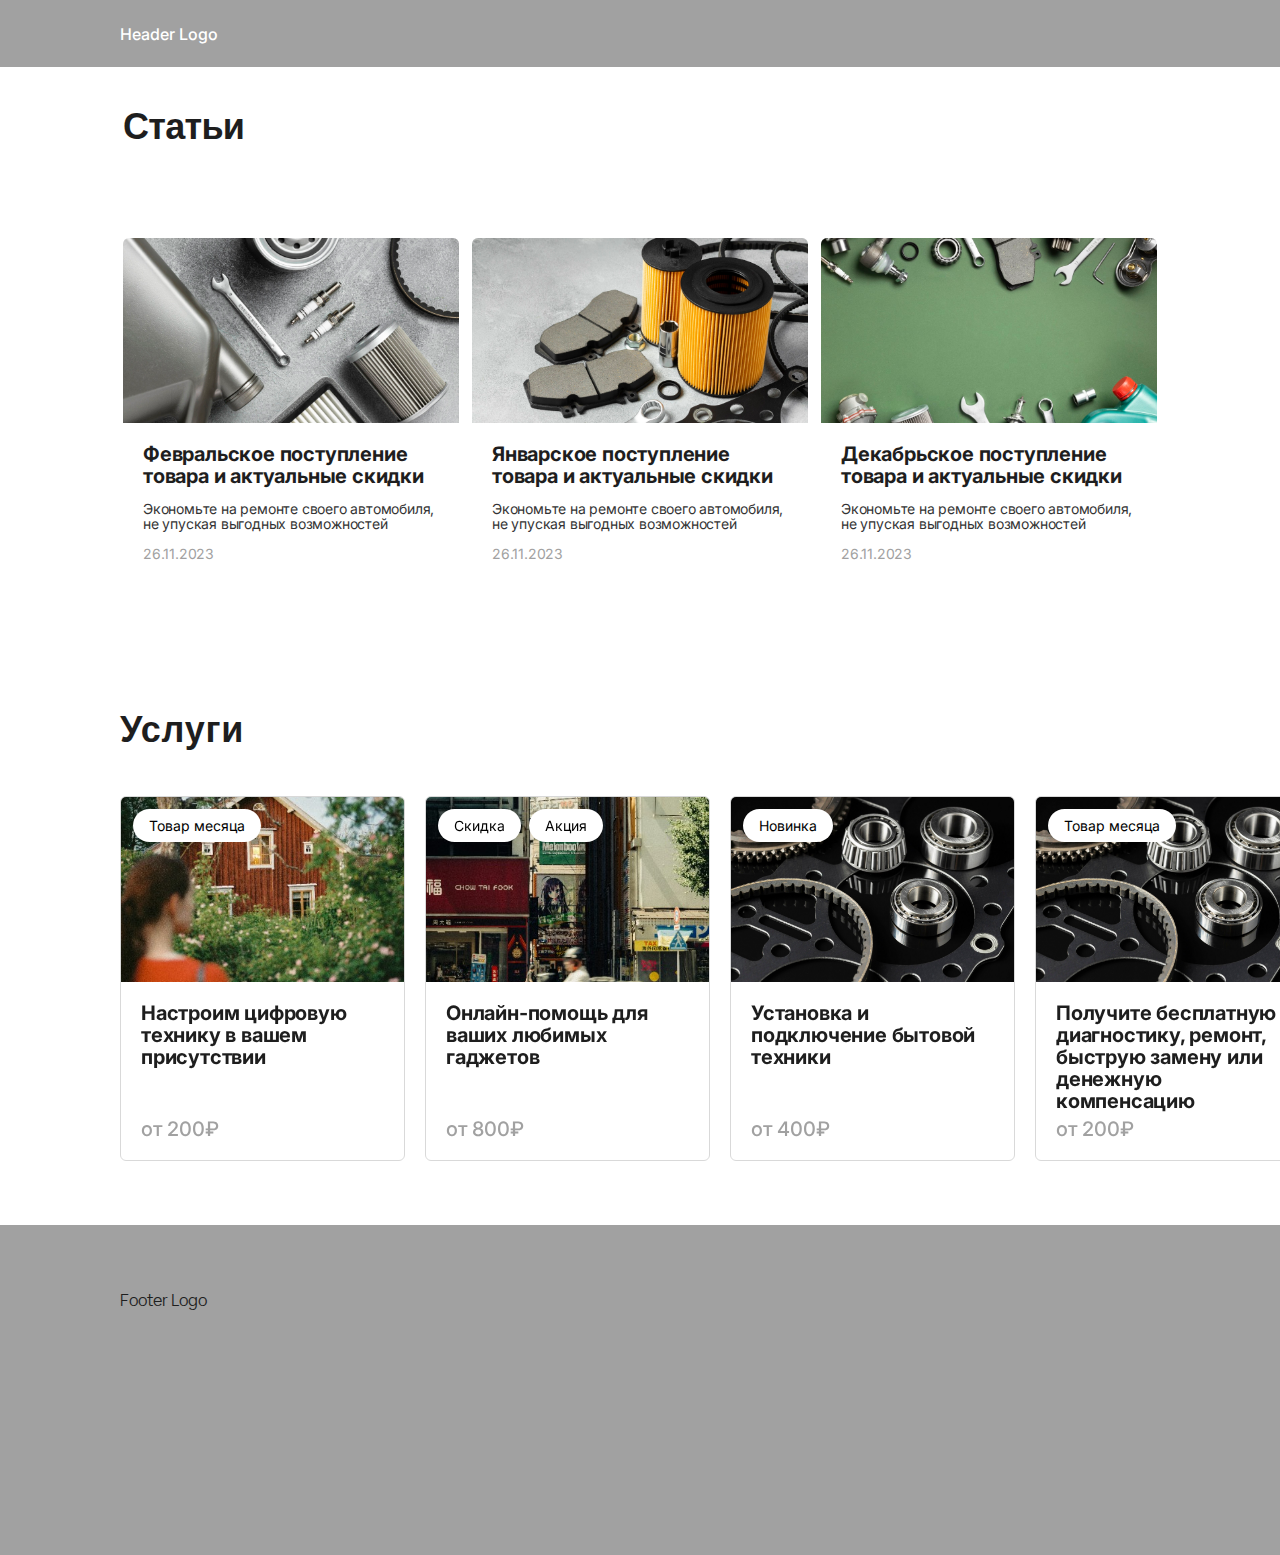
<file: index.html>
<!DOCTYPE html>
<html>
<head>
	<meta charset="UTF-8">
	<meta name="viewport" content="width=device-width, initial-scale=1.0">
	<title>Тестовое задание</title>
	<link rel="preconnect" href="https://fonts.googleapis.com">
	<link rel="preconnect" href="https://fonts.gstatic.com" crossorigin>
	<link 
		href="https://fonts.googleapis.com/css2?family=Inter:ital,opsz,wght@0,14..32,100..900;1,14..32,100..900&display=swap" 
		rel="stylesheet">
	<link
		rel="stylesheet"
		href="https://cdn.jsdelivr.net/npm/swiper@11/swiper-bundle.min.css"
	>
	<link rel="stylesheet" href="styles.css">
</head>

<body> 
	<header class="header"> 
		<div class="header-content-container">
			<h1 class="header-logo">Header Logo</h1>
		</div>
	</header>

	<main>
		<section class="section-articles">
			<div class="articles-container">
				<div class="articles-title-container">
					<h2 class="articles-title">Статьи</h2>
				</div>
				<div class="articles-cards-container">
					
					<article class="article-card">
						<div class="article-card-container-img">
							<img class="article-card-img" src="img/articles/8899e7da4a5ef21a40522a7cc5215fb34e282650.png" alt="Изображение статьи о поступлении товара и скидках">
						</div>
						<div class="article-card-content">
							<div class="article-card-text-wrapper">
								<h3 class="article-card-title">
									Февральское поступление товара и актуальные скидки
								</h3>
								<p class="article-card-text">
									Экономьте на ремонте своего автомобиля, не упуская выгодных возможностей
								</p>
							</div>

							<div class="article-card-date-container">
								<time class="article-card-date" datetime="2023-11-26">
									26.11.2023
								</time>
							</div>
						</div>
					</article>

					<article class="article-card">
						<div class="article-card-container-img">
							<img class="article-card-img" src="img/articles/53c8d521dd1cd6fa2fb7c7df9a4428d41af2edb3.png" alt="Изображение статьи о поступлении товара и скидках">
						</div>
						<div class="article-card-content">
							<div class="article-card-text-wrapper">
								<h3 class="article-card-title">
									Январское поступление товара и актуальные скидки
								</h3>
								<p class="article-card-text">
									Экономьте на ремонте своего автомобиля, не упуская выгодных возможностей
								</p>
							</div>
							
							<div class="article-card-date-container">
								<time class="article-card-date" datetime="2023-11-26">
									26.11.2023
								</time>
							</div>
						</div>
					</article>

					<article class="article-card">
						<div class="article-card-container-img">
							<img class="article-card-img" src="img/articles/5916d82407eeca06d1d8b0252e5b869fc3146c6a.png" alt="Изображение статьи о поступлении товара и скидках">
						</div>
						<div class="article-card-content">
							<div class="article-card-text-wrapper">
								<h3 class="article-card-title">
									Декабрьское поступление товара и актуальные скидки
								</h3>
								<p class="article-card-text">
									Экономьте на ремонте своего автомобиля, не упуская выгодных возможностей
								</p>
							</div>
							
							<div class="article-card-date-container">
								<time class="article-card-date" datetime="2023-11-26">
									26.11.2023
								</time>
							</div>
						</div>
					</article>
				</div>
			</div>
		</section>

		<section class="section-services">
			<div class="services-container">
				<div class="services-title-container">
					<h2 class="services-title">Услуги</h2>
				</div>
					<div class="swiper">
						<div class="swiper-wrapper">

							<div class="swiper-slide">
								<article class="service-card">
									<div class="service-card-container-sticker">
										<span class="service-card-sticker">Товар месяца</span>
									</div>
									<div class="service-card-container-img">
										<img class="service-card-img" src="img/services/db9400f5983c4c36a4ff21128b715f333fd46c0d.jpg" alt="Изображение услуги">
									</div>	
									<div class="service-card-content">
										<div class="service-card-title-container">
												<h3 class="service-card-title">Настроим цифровую технику в вашем присутствии</h3>
										</div>
										<span class="service-card-price">от 200₽</span>
									</div>
								</article>
							</div>

							<div class="swiper-slide">
								<article class="service-card">
									<div class="service-card-container-sticker">
										<span class="service-card-sticker">Скидка</span>
										<span class="service-card-sticker">Акция</span>
									</div>
									<div class="service-card-container-img">
										<img class="service-card-img" src="img/services/6b2e535af8e1c3dc877de005aa05b17cdbf72488.jpg" alt="Изображение услуги">
									</div>	
									<div class="service-card-content">
										<div class="service-card-title-container">
												<h3 class="service-card-title">Онлайн-помощь для ваших любимых гаджетов</h3>
										</div>
										<span class="service-card-price">от 800₽</span>
									</div>
								</article>
							</div>
							<div class="swiper-slide">
								<article class="service-card">
									<div class="service-card-container-sticker">
										<span class="service-card-sticker">Новинка</span>
									</div>
									<div class="service-card-container-img">
										<img class="service-card-img" src="img/services/4b09e9ff29b3572e784d0e1101b3c671048bd7a2.png" alt="Изображение услуги">
									</div>
									<div class="service-card-content">
										<div class="service-card-title-container">
											<h3 class="service-card-title">Установка и подключение бытовой техники 
											</h3>
										</div>
										<span class="service-card-price">от 400₽</span>
									</div>
								</article>
							</div>
							<div class="swiper-slide">
								<article class="service-card">
									<div class="service-card-container-sticker">
										<span class="service-card-sticker">Товар месяца</span>
									</div>
									<div class="service-card-container-img">
										<img class="service-card-img" src="img/services/4b09e9ff29b3572e784d0e1101b3c671048bd7a2.png" alt="Изображение услуги">
									</div>
									<div class="service-card-content">

										<div class="service-card-title-container">
											<h3 class="service-card-title">Получите бесплатную диагностику, ремонт, быструю замену или денежную компенсацию
											</h3>
										</div>
										<span class="service-card-price">от 200₽</span>
									</div>
								</article>
							</div>
						</div>
					</div>
			</div>
		</section>
	</main>

	<footer class="footer">
		<div class="footer-container">
			<h1 class="footer-title">Footer Logo</h1>
		</div>
	</footer>

<script src="https://cdn.jsdelivr.net/npm/swiper@11/swiper-bundle.min.js"></script>
<script> 
	let swiperInstance = null;

	function initSwiper() {
	if (window.innerWidth <= 768 && !swiperInstance) {
		swiperInstance = new Swiper('.swiper', {
		slidesPerView: 'auto',
		freeMode: true,
		});
	} else if (window.innerWidth > 768 && swiperInstance) {
		swiperInstance.destroy();
		swiperInstance = null;
	}
	}

	window.addEventListener('load', initSwiper);
	window.addEventListener('resize', () => {
	initSwiper();
	});
</script>

</body>
</html>
</file>
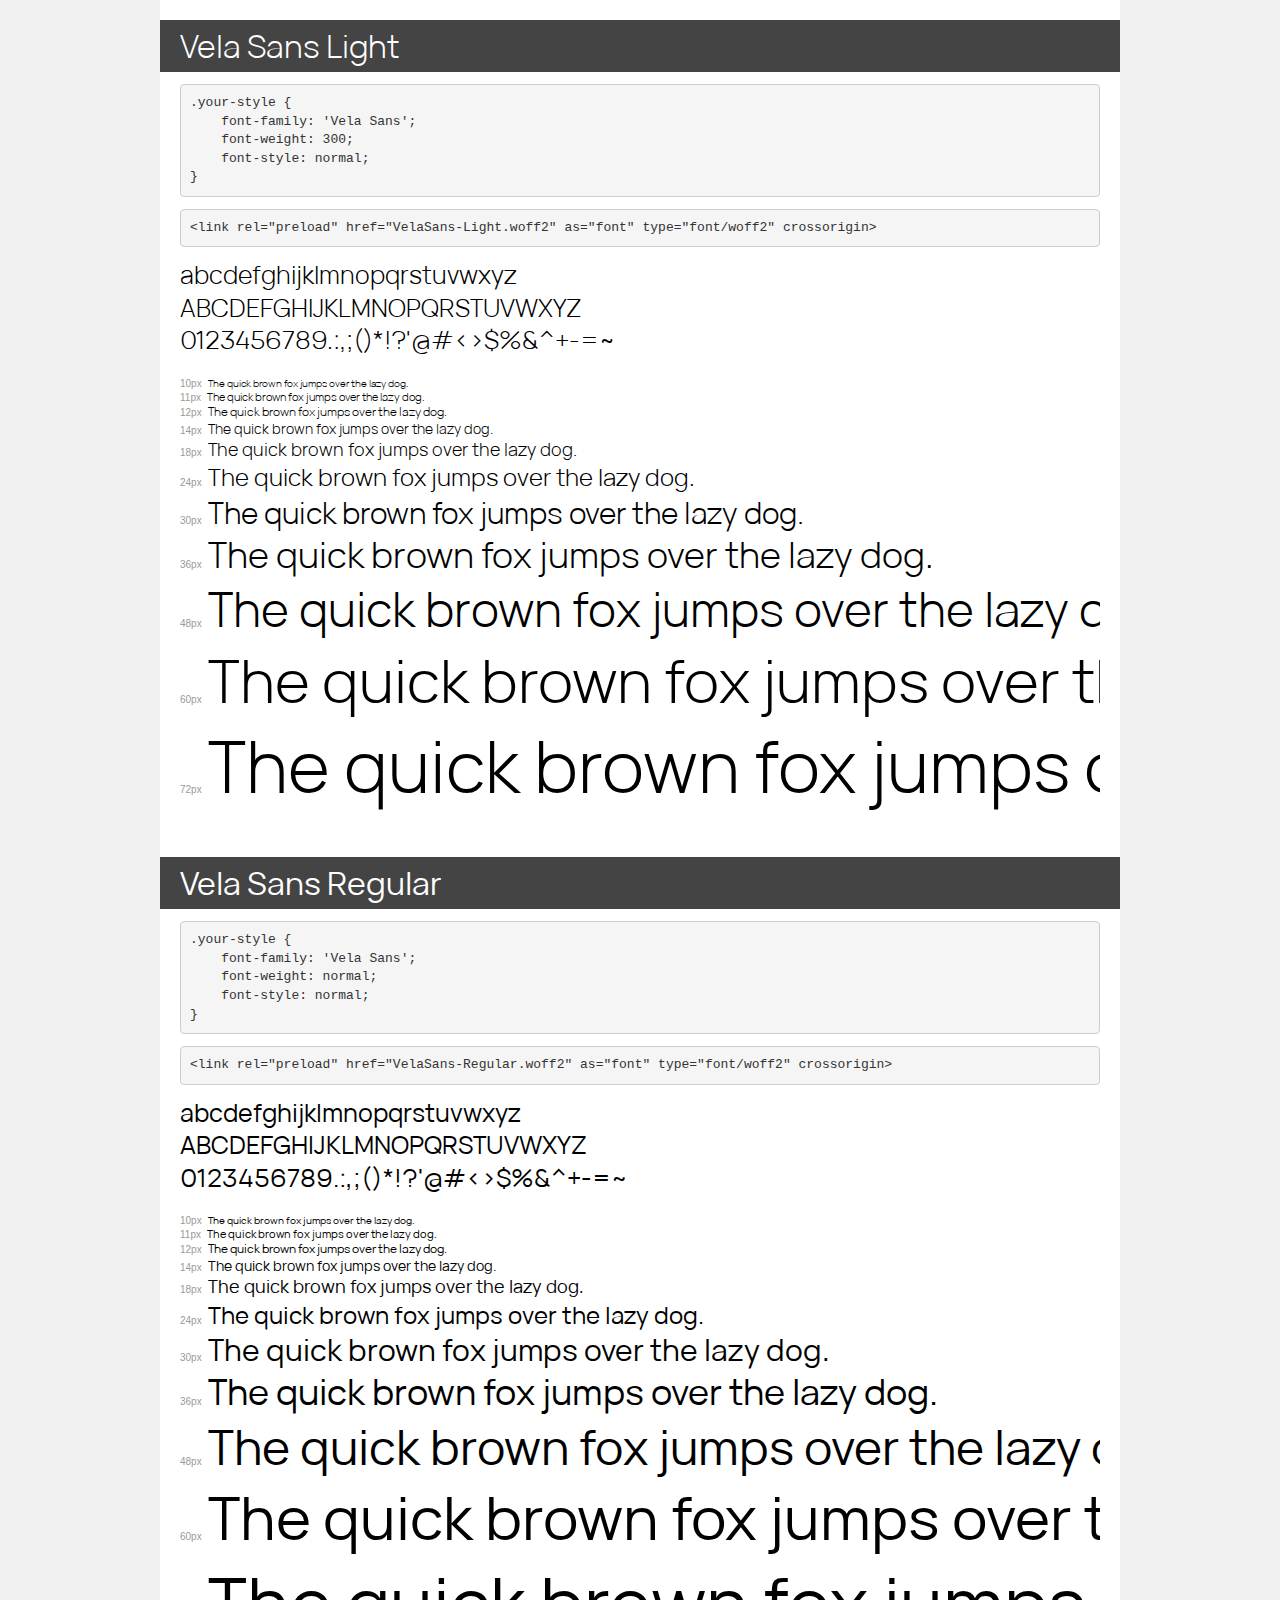
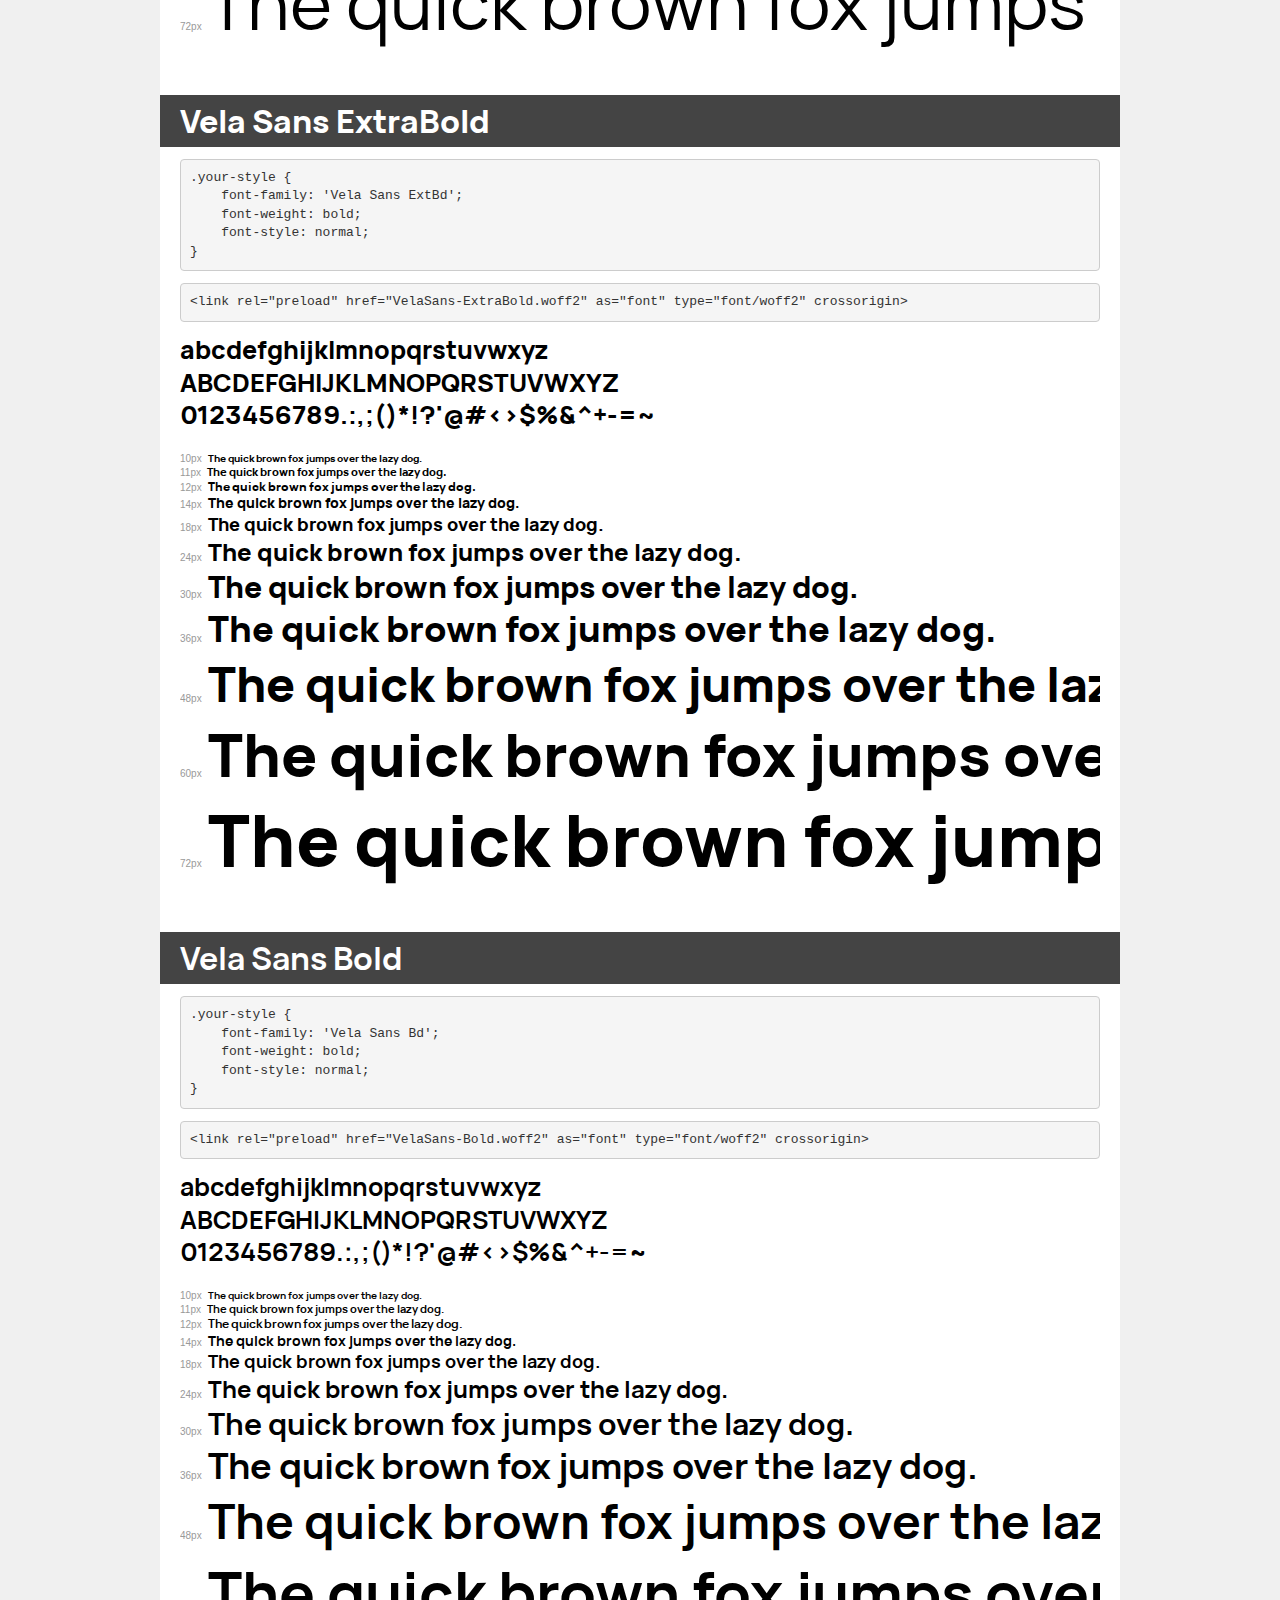
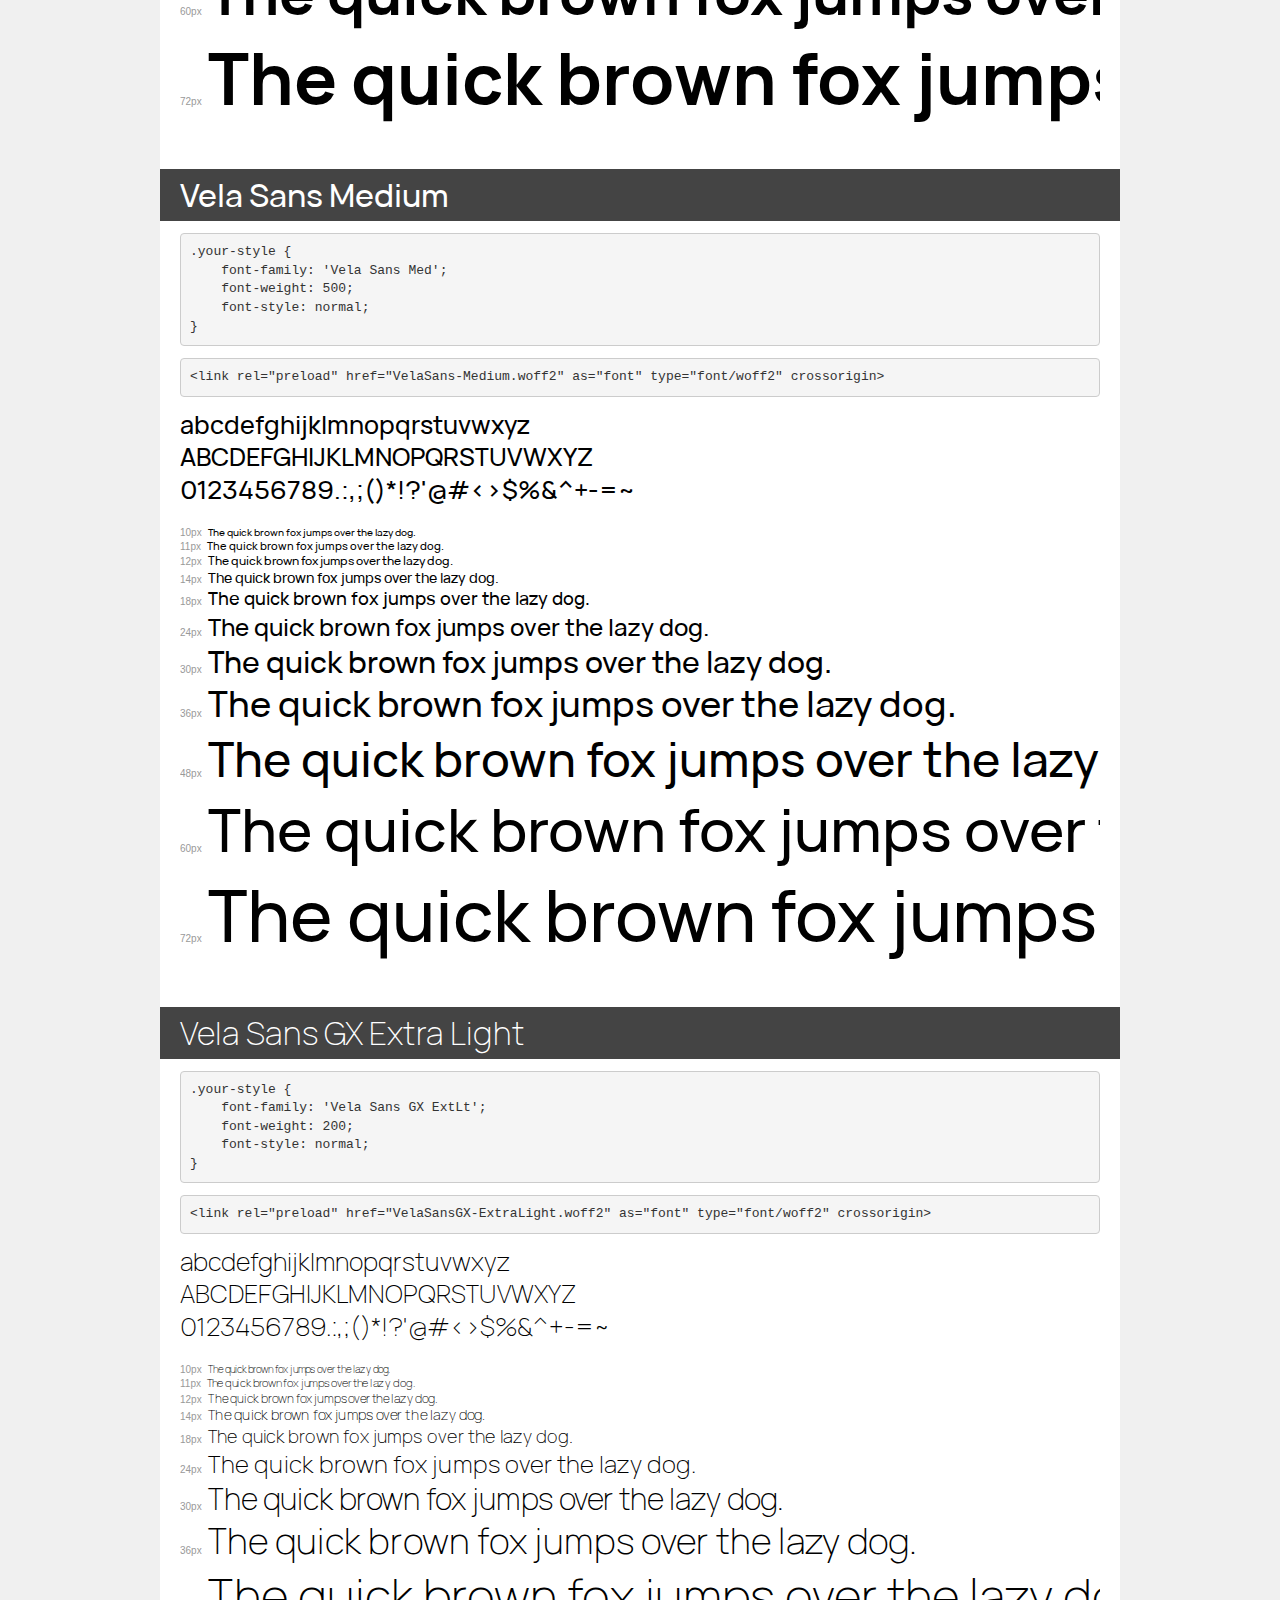
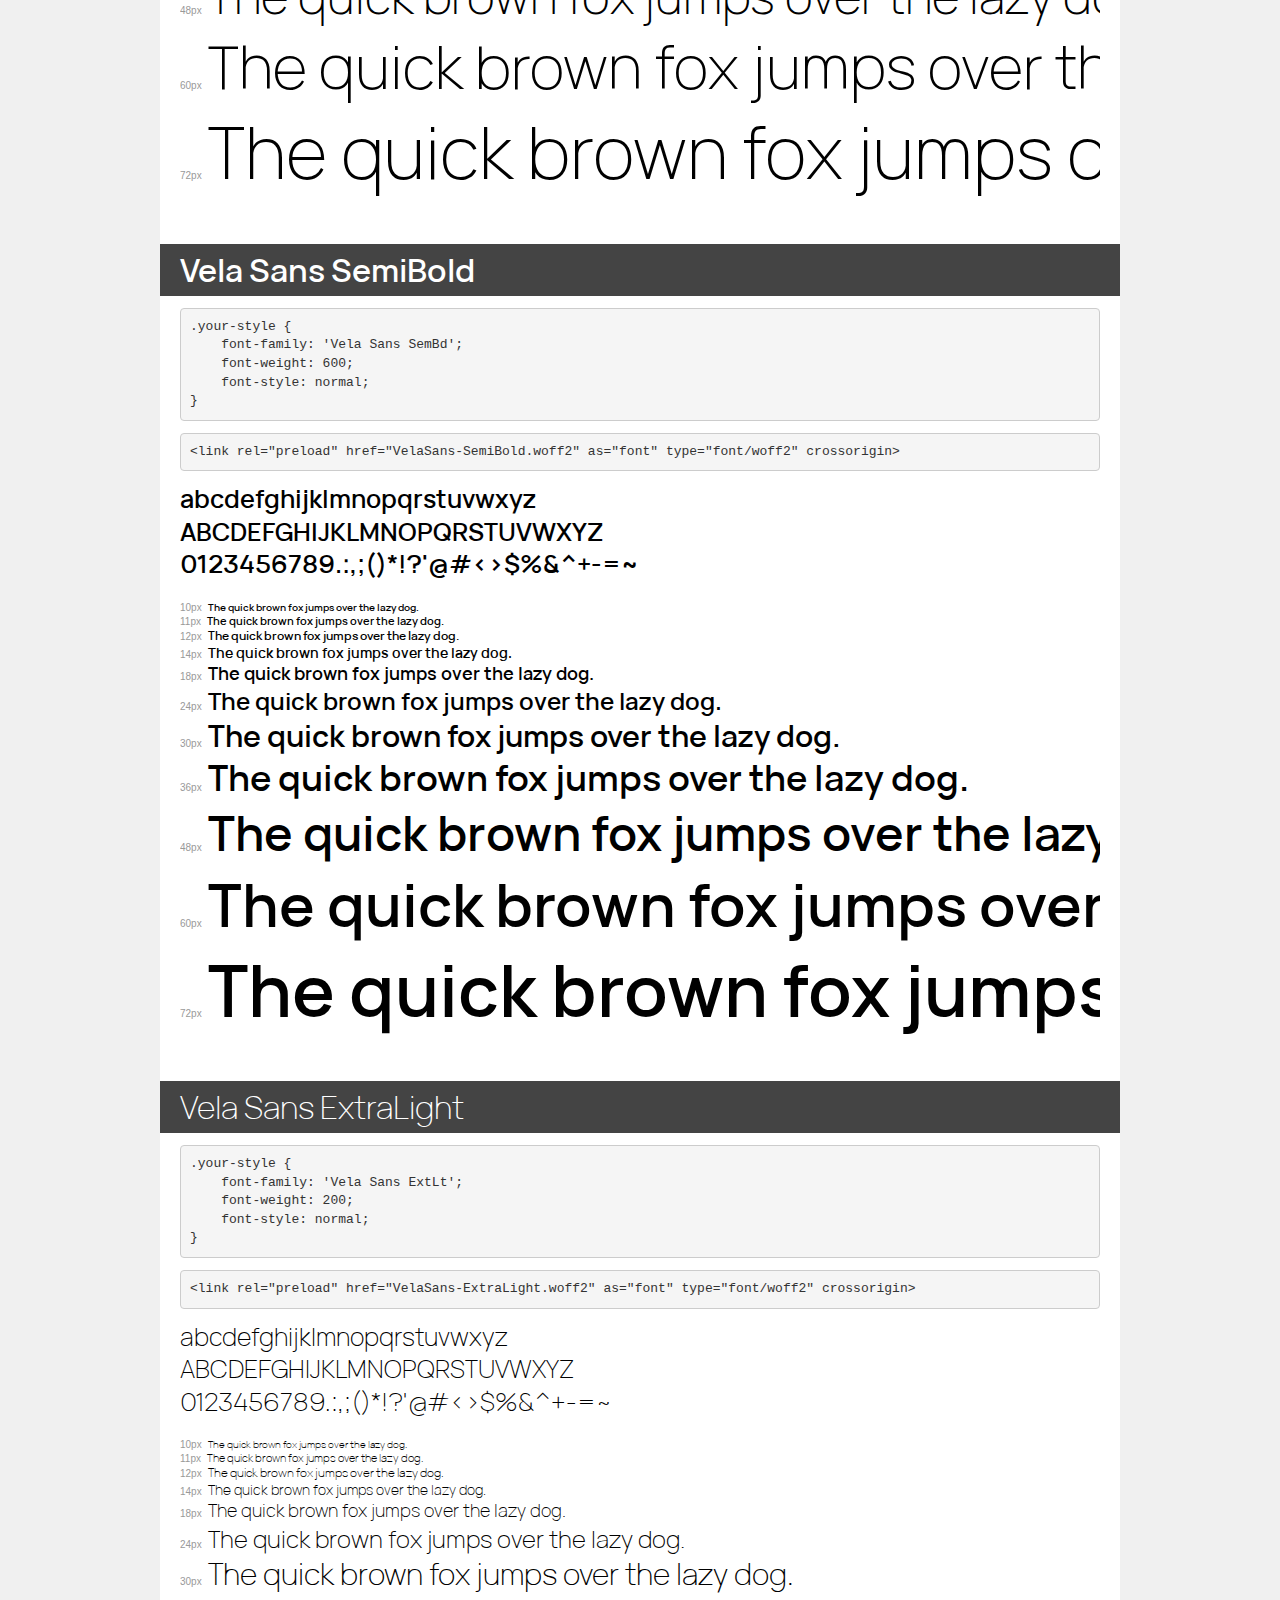
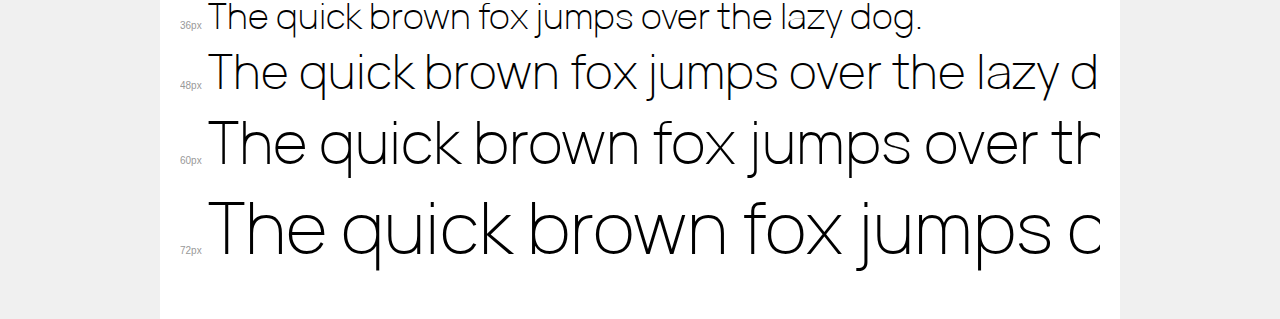
<file: fonts/VelaSans/demo.html>
<!DOCTYPE html>
<html lang="en">
<head>
    <meta charset="utf-8">
    <meta http-equiv="X-UA-Compatible" content="IE=edge">
    <meta name="viewport" content="width=device-width, initial-scale=1">
    <meta name="robots" content="noindex, noarchive">
    <meta name="format-detection" content="telephone=no">
    <title>Transfonter demo</title>
    <link href="stylesheet.css" rel="stylesheet">
    <style>
        /*
        http://meyerweb.com/eric/tools/css/reset/
        v2.0 | 20110126
        License: none (public domain)
        */
        html, body, div, span, applet, object, iframe,
        h1, h2, h3, h4, h5, h6, p, blockquote, pre,
        a, abbr, acronym, address, big, cite, code,
        del, dfn, em, img, ins, kbd, q, s, samp,
        small, strike, strong, sub, sup, tt, var,
        b, u, i, center,
        dl, dt, dd, ol, ul, li,
        fieldset, form, label, legend,
        table, caption, tbody, tfoot, thead, tr, th, td,
        article, aside, canvas, details, embed,
        figure, figcaption, footer, header, hgroup,
        menu, nav, output, ruby, section, summary,
        time, mark, audio, video {
            margin: 0;
            padding: 0;
            border: 0;
            font-size: 100%;
            font: inherit;
            vertical-align: baseline;
        }
        /* HTML5 display-role reset for older browsers */
        article, aside, details, figcaption, figure,
        footer, header, hgroup, menu, nav, section {
            display: block;
        }
        body {
            line-height: 1;
        }
        ol, ul {
            list-style: none;
        }
        blockquote, q {
            quotes: none;
        }
        blockquote:before, blockquote:after,
        q:before, q:after {
            content: '';
            content: none;
        }
        table {
            border-collapse: collapse;
            border-spacing: 0;
        }
        /* demo styles */
        body {
            background: #f0f0f0;
            color: #000;
        }
        .page {
            background: #fff;
            width: 920px;
            margin: 0 auto;
            padding: 20px 20px 0 20px;
            overflow: hidden;
        }
        .font-container {
            overflow-x: auto;
            overflow-y: hidden;
            margin-bottom: 40px;
            line-height: 1.3;
            white-space: nowrap;
            padding-bottom: 5px;
        }
        h1 {
            position: relative;
            background: #444;
            font-size: 32px;
            color: #fff;
            padding: 10px 20px;
            margin: 0 -20px 12px -20px;
        }
        .letters {
            font-size: 25px;
            margin-bottom: 20px;
        }
        .s10:before {
            content: '10px';
        }
        .s11:before {
            content: '11px';
        }
        .s12:before {
            content: '12px';
        }
        .s14:before {
            content: '14px';
        }
        .s18:before {
            content: '18px';
        }
        .s24:before {
            content: '24px';
        }
        .s30:before {
            content: '30px';
        }
        .s36:before {
            content: '36px';
        }
        .s48:before {
            content: '48px';
        }
        .s60:before {
            content: '60px';
        }
        .s72:before {
            content: '72px';
        }
        .s10:before, .s11:before, .s12:before, .s14:before,
        .s18:before, .s24:before, .s30:before, .s36:before,
        .s48:before, .s60:before, .s72:before {
            font-family: Arial, sans-serif;
            font-size: 10px;
            font-weight: normal;
            font-style: normal;
            color: #999;
            padding-right: 6px;
        }
        pre {
            display: block;
            padding: 9px;
            margin: 0 0 12px;
            font-family: Monaco, Menlo, Consolas, "Courier New", monospace;
            font-size: 13px;
            line-height: 1.428571429;
            color: #333;
            font-weight: normal;
            font-style: normal;
            background-color: #f5f5f5;
            border: 1px solid #ccc;
            overflow-x: auto;
            border-radius: 4px;
        }
        /* responsive */
        @media (max-width: 959px) {
            .page {
                width: auto;
                margin: 0;
            }
        }
    </style>
</head>
<body>
<div class="page">
    <div class="demo">
        <h1 style="font-family: 'Vela Sans'; font-weight: 300; font-style: normal;">Vela Sans Light</h1>
        <pre title="Usage">.your-style {
    font-family: 'Vela Sans';
    font-weight: 300;
    font-style: normal;
}</pre>
        <pre title="Preload (optional)">
&lt;link rel=&quot;preload&quot; href=&quot;VelaSans-Light.woff2&quot; as=&quot;font&quot; type=&quot;font/woff2&quot; crossorigin&gt;</pre>
        <div class="font-container" style="font-family: 'Vela Sans'; font-weight: 300; font-style: normal;">
            <p class="letters">
                abcdefghijklmnopqrstuvwxyz<br>
ABCDEFGHIJKLMNOPQRSTUVWXYZ<br>
                0123456789.:,;()*!?'@#&lt;&gt;$%&^+-=~
            </p>
            <p class="s10" style="font-size: 10px;">The quick brown fox jumps over the lazy dog.</p>
            <p class="s11" style="font-size: 11px;">The quick brown fox jumps over the lazy dog.</p>
            <p class="s12" style="font-size: 12px;">The quick brown fox jumps over the lazy dog.</p>
            <p class="s14" style="font-size: 14px;">The quick brown fox jumps over the lazy dog.</p>
            <p class="s18" style="font-size: 18px;">The quick brown fox jumps over the lazy dog.</p>
            <p class="s24" style="font-size: 24px;">The quick brown fox jumps over the lazy dog.</p>
            <p class="s30" style="font-size: 30px;">The quick brown fox jumps over the lazy dog.</p>
            <p class="s36" style="font-size: 36px;">The quick brown fox jumps over the lazy dog.</p>
            <p class="s48" style="font-size: 48px;">The quick brown fox jumps over the lazy dog.</p>
            <p class="s60" style="font-size: 60px;">The quick brown fox jumps over the lazy dog.</p>
            <p class="s72" style="font-size: 72px;">The quick brown fox jumps over the lazy dog.</p>
        </div>
    </div>

    <div class="demo">
        <h1 style="font-family: 'Vela Sans'; font-weight: normal; font-style: normal;">Vela Sans Regular</h1>
        <pre title="Usage">.your-style {
    font-family: 'Vela Sans';
    font-weight: normal;
    font-style: normal;
}</pre>
        <pre title="Preload (optional)">
&lt;link rel=&quot;preload&quot; href=&quot;VelaSans-Regular.woff2&quot; as=&quot;font&quot; type=&quot;font/woff2&quot; crossorigin&gt;</pre>
        <div class="font-container" style="font-family: 'Vela Sans'; font-weight: normal; font-style: normal;">
            <p class="letters">
                abcdefghijklmnopqrstuvwxyz<br>
ABCDEFGHIJKLMNOPQRSTUVWXYZ<br>
                0123456789.:,;()*!?'@#&lt;&gt;$%&^+-=~
            </p>
            <p class="s10" style="font-size: 10px;">The quick brown fox jumps over the lazy dog.</p>
            <p class="s11" style="font-size: 11px;">The quick brown fox jumps over the lazy dog.</p>
            <p class="s12" style="font-size: 12px;">The quick brown fox jumps over the lazy dog.</p>
            <p class="s14" style="font-size: 14px;">The quick brown fox jumps over the lazy dog.</p>
            <p class="s18" style="font-size: 18px;">The quick brown fox jumps over the lazy dog.</p>
            <p class="s24" style="font-size: 24px;">The quick brown fox jumps over the lazy dog.</p>
            <p class="s30" style="font-size: 30px;">The quick brown fox jumps over the lazy dog.</p>
            <p class="s36" style="font-size: 36px;">The quick brown fox jumps over the lazy dog.</p>
            <p class="s48" style="font-size: 48px;">The quick brown fox jumps over the lazy dog.</p>
            <p class="s60" style="font-size: 60px;">The quick brown fox jumps over the lazy dog.</p>
            <p class="s72" style="font-size: 72px;">The quick brown fox jumps over the lazy dog.</p>
        </div>
    </div>

    <div class="demo">
        <h1 style="font-family: 'Vela Sans ExtBd'; font-weight: bold; font-style: normal;">Vela Sans ExtraBold</h1>
        <pre title="Usage">.your-style {
    font-family: 'Vela Sans ExtBd';
    font-weight: bold;
    font-style: normal;
}</pre>
        <pre title="Preload (optional)">
&lt;link rel=&quot;preload&quot; href=&quot;VelaSans-ExtraBold.woff2&quot; as=&quot;font&quot; type=&quot;font/woff2&quot; crossorigin&gt;</pre>
        <div class="font-container" style="font-family: 'Vela Sans ExtBd'; font-weight: bold; font-style: normal;">
            <p class="letters">
                abcdefghijklmnopqrstuvwxyz<br>
ABCDEFGHIJKLMNOPQRSTUVWXYZ<br>
                0123456789.:,;()*!?'@#&lt;&gt;$%&^+-=~
            </p>
            <p class="s10" style="font-size: 10px;">The quick brown fox jumps over the lazy dog.</p>
            <p class="s11" style="font-size: 11px;">The quick brown fox jumps over the lazy dog.</p>
            <p class="s12" style="font-size: 12px;">The quick brown fox jumps over the lazy dog.</p>
            <p class="s14" style="font-size: 14px;">The quick brown fox jumps over the lazy dog.</p>
            <p class="s18" style="font-size: 18px;">The quick brown fox jumps over the lazy dog.</p>
            <p class="s24" style="font-size: 24px;">The quick brown fox jumps over the lazy dog.</p>
            <p class="s30" style="font-size: 30px;">The quick brown fox jumps over the lazy dog.</p>
            <p class="s36" style="font-size: 36px;">The quick brown fox jumps over the lazy dog.</p>
            <p class="s48" style="font-size: 48px;">The quick brown fox jumps over the lazy dog.</p>
            <p class="s60" style="font-size: 60px;">The quick brown fox jumps over the lazy dog.</p>
            <p class="s72" style="font-size: 72px;">The quick brown fox jumps over the lazy dog.</p>
        </div>
    </div>

    <div class="demo">
        <h1 style="font-family: 'Vela Sans Bd'; font-weight: bold; font-style: normal;">Vela Sans Bold</h1>
        <pre title="Usage">.your-style {
    font-family: 'Vela Sans Bd';
    font-weight: bold;
    font-style: normal;
}</pre>
        <pre title="Preload (optional)">
&lt;link rel=&quot;preload&quot; href=&quot;VelaSans-Bold.woff2&quot; as=&quot;font&quot; type=&quot;font/woff2&quot; crossorigin&gt;</pre>
        <div class="font-container" style="font-family: 'Vela Sans Bd'; font-weight: bold; font-style: normal;">
            <p class="letters">
                abcdefghijklmnopqrstuvwxyz<br>
ABCDEFGHIJKLMNOPQRSTUVWXYZ<br>
                0123456789.:,;()*!?'@#&lt;&gt;$%&^+-=~
            </p>
            <p class="s10" style="font-size: 10px;">The quick brown fox jumps over the lazy dog.</p>
            <p class="s11" style="font-size: 11px;">The quick brown fox jumps over the lazy dog.</p>
            <p class="s12" style="font-size: 12px;">The quick brown fox jumps over the lazy dog.</p>
            <p class="s14" style="font-size: 14px;">The quick brown fox jumps over the lazy dog.</p>
            <p class="s18" style="font-size: 18px;">The quick brown fox jumps over the lazy dog.</p>
            <p class="s24" style="font-size: 24px;">The quick brown fox jumps over the lazy dog.</p>
            <p class="s30" style="font-size: 30px;">The quick brown fox jumps over the lazy dog.</p>
            <p class="s36" style="font-size: 36px;">The quick brown fox jumps over the lazy dog.</p>
            <p class="s48" style="font-size: 48px;">The quick brown fox jumps over the lazy dog.</p>
            <p class="s60" style="font-size: 60px;">The quick brown fox jumps over the lazy dog.</p>
            <p class="s72" style="font-size: 72px;">The quick brown fox jumps over the lazy dog.</p>
        </div>
    </div>

    <div class="demo">
        <h1 style="font-family: 'Vela Sans Med'; font-weight: 500; font-style: normal;">Vela Sans Medium</h1>
        <pre title="Usage">.your-style {
    font-family: 'Vela Sans Med';
    font-weight: 500;
    font-style: normal;
}</pre>
        <pre title="Preload (optional)">
&lt;link rel=&quot;preload&quot; href=&quot;VelaSans-Medium.woff2&quot; as=&quot;font&quot; type=&quot;font/woff2&quot; crossorigin&gt;</pre>
        <div class="font-container" style="font-family: 'Vela Sans Med'; font-weight: 500; font-style: normal;">
            <p class="letters">
                abcdefghijklmnopqrstuvwxyz<br>
ABCDEFGHIJKLMNOPQRSTUVWXYZ<br>
                0123456789.:,;()*!?'@#&lt;&gt;$%&^+-=~
            </p>
            <p class="s10" style="font-size: 10px;">The quick brown fox jumps over the lazy dog.</p>
            <p class="s11" style="font-size: 11px;">The quick brown fox jumps over the lazy dog.</p>
            <p class="s12" style="font-size: 12px;">The quick brown fox jumps over the lazy dog.</p>
            <p class="s14" style="font-size: 14px;">The quick brown fox jumps over the lazy dog.</p>
            <p class="s18" style="font-size: 18px;">The quick brown fox jumps over the lazy dog.</p>
            <p class="s24" style="font-size: 24px;">The quick brown fox jumps over the lazy dog.</p>
            <p class="s30" style="font-size: 30px;">The quick brown fox jumps over the lazy dog.</p>
            <p class="s36" style="font-size: 36px;">The quick brown fox jumps over the lazy dog.</p>
            <p class="s48" style="font-size: 48px;">The quick brown fox jumps over the lazy dog.</p>
            <p class="s60" style="font-size: 60px;">The quick brown fox jumps over the lazy dog.</p>
            <p class="s72" style="font-size: 72px;">The quick brown fox jumps over the lazy dog.</p>
        </div>
    </div>

    <div class="demo">
        <h1 style="font-family: 'Vela Sans GX ExtLt'; font-weight: 200; font-style: normal;">Vela Sans GX Extra Light</h1>
        <pre title="Usage">.your-style {
    font-family: 'Vela Sans GX ExtLt';
    font-weight: 200;
    font-style: normal;
}</pre>
        <pre title="Preload (optional)">
&lt;link rel=&quot;preload&quot; href=&quot;VelaSansGX-ExtraLight.woff2&quot; as=&quot;font&quot; type=&quot;font/woff2&quot; crossorigin&gt;</pre>
        <div class="font-container" style="font-family: 'Vela Sans GX ExtLt'; font-weight: 200; font-style: normal;">
            <p class="letters">
                abcdefghijklmnopqrstuvwxyz<br>
ABCDEFGHIJKLMNOPQRSTUVWXYZ<br>
                0123456789.:,;()*!?'@#&lt;&gt;$%&^+-=~
            </p>
            <p class="s10" style="font-size: 10px;">The quick brown fox jumps over the lazy dog.</p>
            <p class="s11" style="font-size: 11px;">The quick brown fox jumps over the lazy dog.</p>
            <p class="s12" style="font-size: 12px;">The quick brown fox jumps over the lazy dog.</p>
            <p class="s14" style="font-size: 14px;">The quick brown fox jumps over the lazy dog.</p>
            <p class="s18" style="font-size: 18px;">The quick brown fox jumps over the lazy dog.</p>
            <p class="s24" style="font-size: 24px;">The quick brown fox jumps over the lazy dog.</p>
            <p class="s30" style="font-size: 30px;">The quick brown fox jumps over the lazy dog.</p>
            <p class="s36" style="font-size: 36px;">The quick brown fox jumps over the lazy dog.</p>
            <p class="s48" style="font-size: 48px;">The quick brown fox jumps over the lazy dog.</p>
            <p class="s60" style="font-size: 60px;">The quick brown fox jumps over the lazy dog.</p>
            <p class="s72" style="font-size: 72px;">The quick brown fox jumps over the lazy dog.</p>
        </div>
    </div>

    <div class="demo">
        <h1 style="font-family: 'Vela Sans SemBd'; font-weight: 600; font-style: normal;">Vela Sans SemiBold</h1>
        <pre title="Usage">.your-style {
    font-family: 'Vela Sans SemBd';
    font-weight: 600;
    font-style: normal;
}</pre>
        <pre title="Preload (optional)">
&lt;link rel=&quot;preload&quot; href=&quot;VelaSans-SemiBold.woff2&quot; as=&quot;font&quot; type=&quot;font/woff2&quot; crossorigin&gt;</pre>
        <div class="font-container" style="font-family: 'Vela Sans SemBd'; font-weight: 600; font-style: normal;">
            <p class="letters">
                abcdefghijklmnopqrstuvwxyz<br>
ABCDEFGHIJKLMNOPQRSTUVWXYZ<br>
                0123456789.:,;()*!?'@#&lt;&gt;$%&^+-=~
            </p>
            <p class="s10" style="font-size: 10px;">The quick brown fox jumps over the lazy dog.</p>
            <p class="s11" style="font-size: 11px;">The quick brown fox jumps over the lazy dog.</p>
            <p class="s12" style="font-size: 12px;">The quick brown fox jumps over the lazy dog.</p>
            <p class="s14" style="font-size: 14px;">The quick brown fox jumps over the lazy dog.</p>
            <p class="s18" style="font-size: 18px;">The quick brown fox jumps over the lazy dog.</p>
            <p class="s24" style="font-size: 24px;">The quick brown fox jumps over the lazy dog.</p>
            <p class="s30" style="font-size: 30px;">The quick brown fox jumps over the lazy dog.</p>
            <p class="s36" style="font-size: 36px;">The quick brown fox jumps over the lazy dog.</p>
            <p class="s48" style="font-size: 48px;">The quick brown fox jumps over the lazy dog.</p>
            <p class="s60" style="font-size: 60px;">The quick brown fox jumps over the lazy dog.</p>
            <p class="s72" style="font-size: 72px;">The quick brown fox jumps over the lazy dog.</p>
        </div>
    </div>

    <div class="demo">
        <h1 style="font-family: 'Vela Sans ExtLt'; font-weight: 200; font-style: normal;">Vela Sans ExtraLight</h1>
        <pre title="Usage">.your-style {
    font-family: 'Vela Sans ExtLt';
    font-weight: 200;
    font-style: normal;
}</pre>
        <pre title="Preload (optional)">
&lt;link rel=&quot;preload&quot; href=&quot;VelaSans-ExtraLight.woff2&quot; as=&quot;font&quot; type=&quot;font/woff2&quot; crossorigin&gt;</pre>
        <div class="font-container" style="font-family: 'Vela Sans ExtLt'; font-weight: 200; font-style: normal;">
            <p class="letters">
                abcdefghijklmnopqrstuvwxyz<br>
ABCDEFGHIJKLMNOPQRSTUVWXYZ<br>
                0123456789.:,;()*!?'@#&lt;&gt;$%&^+-=~
            </p>
            <p class="s10" style="font-size: 10px;">The quick brown fox jumps over the lazy dog.</p>
            <p class="s11" style="font-size: 11px;">The quick brown fox jumps over the lazy dog.</p>
            <p class="s12" style="font-size: 12px;">The quick brown fox jumps over the lazy dog.</p>
            <p class="s14" style="font-size: 14px;">The quick brown fox jumps over the lazy dog.</p>
            <p class="s18" style="font-size: 18px;">The quick brown fox jumps over the lazy dog.</p>
            <p class="s24" style="font-size: 24px;">The quick brown fox jumps over the lazy dog.</p>
            <p class="s30" style="font-size: 30px;">The quick brown fox jumps over the lazy dog.</p>
            <p class="s36" style="font-size: 36px;">The quick brown fox jumps over the lazy dog.</p>
            <p class="s48" style="font-size: 48px;">The quick brown fox jumps over the lazy dog.</p>
            <p class="s60" style="font-size: 60px;">The quick brown fox jumps over the lazy dog.</p>
            <p class="s72" style="font-size: 72px;">The quick brown fox jumps over the lazy dog.</p>
        </div>
    </div>

</div>
</body>
</html>
</file>
<file: styles.css>
@font-face {
	font-family: 'VelaSans';
	src: 
		url('fonts/VelaSans/VelaSans-Regular.woff2') format('woff2'),
		url('fonts/VelaSans/VelaSans-Regular.woff') format('woff');
	font-weight: 400;
	font-style: normal;
}

@font-face {
	font-family: 'Vela Sans GX';
	src: 
		url('fonts/VelaSans/VelaSansGX-ExtraLight.woff2') format('woff2'),
		url('fonts/VelaSans/VelaSansGX-ExtraLight.woff') format('woff');
	font-weight: 700;
	font-style: normal;
}

* {
	box-sizing: border-box;
}

html {
	font-size: 62.5%;
}

body {
	margin: 0;
	padding: 0;
	background-color: #ffffff;
}


h1, h2, h3, h4 {
	margin: 0;
	padding: 0;
}

/* Header */

.header {
	width: 100%;
	height: 6.7rem;
	background-color: #a1a1a1;
}

.header-content-container {
	padding: 2.4rem  12rem;
}

.header-logo {
	font-weight: 500;
	font-size: 1.6rem;
	font-family: "Inter", sans-serif;
	color: #ffffff;
}


/* main */

/* Section articles */
.section-articles {
	width: 100%;
	height: 57.9rem ;
}

.articles-container {
	position: relative;
	display: flex;
	flex-direction: column;

	height: 100%;
	width: 100%;

	gap: 4.6rem;
	padding: 4rem 12.3rem 6.4rem;
	overflow: hidden;
}

.articles-cards-container {
	display: inline-flex;
	gap: 13px;
	height: 100%;
	width: 100%;
}

.articles-title-container{
	width: 100%;
	height: 100%;
}

.articles-title {
	font-size: 3.6rem;
	font-family: 'Vela Sans', sans-serif;
	font-weight: 700;
	color: #1e1e1e;
	letter-spacing: -0.02em;
	line-height: 1.1;
}

.article-card {
	position: relative;
	display: flex;
	flex-direction: column;
	height: 100%;
	width: 39.1rem;
	border-radius: 6px;
	overflow: hidden;
}

.article-card-container-img {
	width: 100%;
	height: 18.5rem;
}

.article-card-img {
	width: 100%;
	height: 100%;
	object-fit: cover;
}


.article-card-content {
	display: flex;
	flex-grow: 1;
	flex-direction: column;
	justify-content: space-between;
	font-family: "Inter", sans-serif;
	letter-spacing: -0.02em;
	line-height: 1.1;
	padding: 2.0rem 2.0rem 2.1rem 2.0rem;
}

.article-card-text-wrapper {
	height: 80%;
}

.article-card-title {
	font-size: 2rem;
	font-weight: 700;
	color: #1e1e1e;
}

.article-card-text{
	font-weight: 400;
	font-size: 1.4rem;
	color: #343434;
}


.article-card-date {
	font-weight: 400;
	color: #a1a1a1;
	font-size: 1.4rem;
}

/* Section services */

.section-services {
	width: 100%;
	height: 57.9rem;
}

.services-container {
	display: flex;
	flex-direction: column;
	gap: 4.6rem;
	width: 100%;
	height: 100%;

	padding: 6.4rem 12rem;
}

.services-title {
	font-family: "Vela Sans", sans-serif;
	font-weight: 700;
	font-size: 3.6rem;
	line-height: 1.1;
	letter-spacing: 0.02em;
	color: #1e1e1e;
}

.services-cards-container {
	display: inline-flex;
	gap: 2rem;
	width: 100%;
	height: 100%;
}

.swiper {
	height: 100%;
}

.swiper-wrapper {
	display: inline-flex;
	gap: 2rem;
	width: 100%;
	height: 100%;
}

.swiper-slide {
	width: 28.5rem;
	height: 100%;
}

.service-card {
	position: relative;
	display: flex;
	flex-direction: column;
	overflow: hidden;
	width: 28.5rem;
	height: 100%;
	border-radius: 6px;
	border: 1px #d9d9d9 solid;
}

.service-card-container-sticker {
	position: absolute;
	display: flex;
	overflow: hidden;
	top: 1.2rem;
	left: 1.2rem;
	z-index: 2;
	gap: 0.8rem;
	height: 3.3rem;

	font-family: "Inter", sans-serif;
	font-size: 1.4rem;
	color: #000000;
}

.service-card-sticker {
	height: 100%;
	background-color: #ffffff;
	padding: 0.8rem 1.6rem;
	border-radius: 40px;
}

.service-card-img {
	width: 100%;
	height: 100%;
	object-fit: cover;
}

.service-card-container-img {
	position: relative;
	width: 100%;
	height: 18.5rem;
}

.service-card-content {
	display: flex;
	flex-grow: 1;
	flex-direction: column;
	justify-content: space-between;
	padding: 2rem;

	font-family: "Inter", sans-serif;
	line-height: 1.1;
	letter-spacing: -0.02em;

}

.service-card-title-container {
	width: 100%;
	height: 80%;
	overflow: hidden;
}

.service-card-title {
	font-weight: 700;
	font-size: clamp(1rem, 4vw, 2rem);
	color: #1e1e1e;
	width: 100%;
	
}

.service-card-price {
	font-weight: 500;
	font-size: 2rem;
	color: #a1a1a1;
}

/* footer */
.footer {
	width: 100%;
	height: 33rem;
	background-color: #a1a1a1;
}

.footer-container {
	font-family: 'VelaSans', sans-serif;
	padding: 6.4rem 12rem;
}

.footer-title {
	font-weight: 500;
	font-size: 1.6rem;
	color: #1e1e1e;
}


@media (max-width: 768px) {
	.header-content-container {
		padding: 2.4rem 2.4rem 2.6rem ;
	}
	.header-logo {
		font-size: 1.4rem;
	}
	/* Section articles */
	.section-articles {
		width: 100%;
		height: 122.6rem ;
	}

	.articles-container {
		padding: 4.8rem 2.4rem;
	}

	.articles-cards-container {
		display: flex;
		flex-direction: column;
		gap: 13px;
		height: 100%;
		width: 100%;
	}

	.articles-title {
		font-size: 2rem;
		line-height: 1.1;
		letter-spacing: 0.02em;
	}

	.article-card {
		width: 31.2rem;
		height: 34.8rem;
	}

	.article-card-container-img {
		width: 100%;
		height: 19.4rem;
	}

	.article-card-title {
		font-size: 1.6rem;
	}

	.article-card-text{
		font-size: 1.2rem;
	}

	.article-card-date {
		font-size: 1.2rem;
	}

	/* Section services */
	.section-services {
		width: 100%;
		height: 53.9rem;
	}

	.services-container {
		padding: 4.8rem 0 8rem 2.4rem;
	}

	.services-title{
		font-size: 2rem;
	}

	.swiper {
    	width: 100%;
		height: 100%;
 	}

	.swiper-wrapper {
    	display: flex;
		gap: 2rem;
  	}

	.swiper-slide {
    	flex-shrink: 0;
  	}

	.footer {
		height: 34.6rem;
	}
	.footer-container {
		display: flex;
		flex-direction: column;
		align-items: center;
		padding: 4.8rem 2.4rem;
	}
	.footer-title {
		font-size: 1.2rem;
	}
}
</file>
<file: fonts/VelaSans/stylesheet.css>
@font-face {
    font-family: 'Vela Sans';
    src: url('VelaSans-Light.woff2') format('woff2'),
        url('VelaSans-Light.woff') format('woff');
    font-weight: 300;
    font-style: normal;
    font-display: swap;
}

@font-face {
    font-family: 'Vela Sans';
    src: url('VelaSans-Regular.woff2') format('woff2'),
        url('VelaSans-Regular.woff') format('woff');
    font-weight: normal;
    font-style: normal;
    font-display: swap;
}

@font-face {
    font-family: 'Vela Sans ExtBd';
    src: url('VelaSans-ExtraBold.woff2') format('woff2'),
        url('VelaSans-ExtraBold.woff') format('woff');
    font-weight: bold;
    font-style: normal;
    font-display: swap;
}

@font-face {
    font-family: 'Vela Sans Bd';
    src: url('VelaSans-Bold.woff2') format('woff2'),
        url('VelaSans-Bold.woff') format('woff');
    font-weight: bold;
    font-style: normal;
    font-display: swap;
}

@font-face {
    font-family: 'Vela Sans Med';
    src: url('VelaSans-Medium.woff2') format('woff2'),
        url('VelaSans-Medium.woff') format('woff');
    font-weight: 500;
    font-style: normal;
    font-display: swap;
}

@font-face {
    font-family: 'Vela Sans GX ExtLt';
    src: url('VelaSansGX-ExtraLight.woff2') format('woff2'),
        url('VelaSansGX-ExtraLight.woff') format('woff');
    font-weight: 200;
    font-style: normal;
    font-display: swap;
}

@font-face {
    font-family: 'Vela Sans SemBd';
    src: url('VelaSans-SemiBold.woff2') format('woff2'),
        url('VelaSans-SemiBold.woff') format('woff');
    font-weight: 600;
    font-style: normal;
    font-display: swap;
}

@font-face {
    font-family: 'Vela Sans ExtLt';
    src: url('VelaSans-ExtraLight.woff2') format('woff2'),
        url('VelaSans-ExtraLight.woff') format('woff');
    font-weight: 200;
    font-style: normal;
    font-display: swap;
}
</file>
